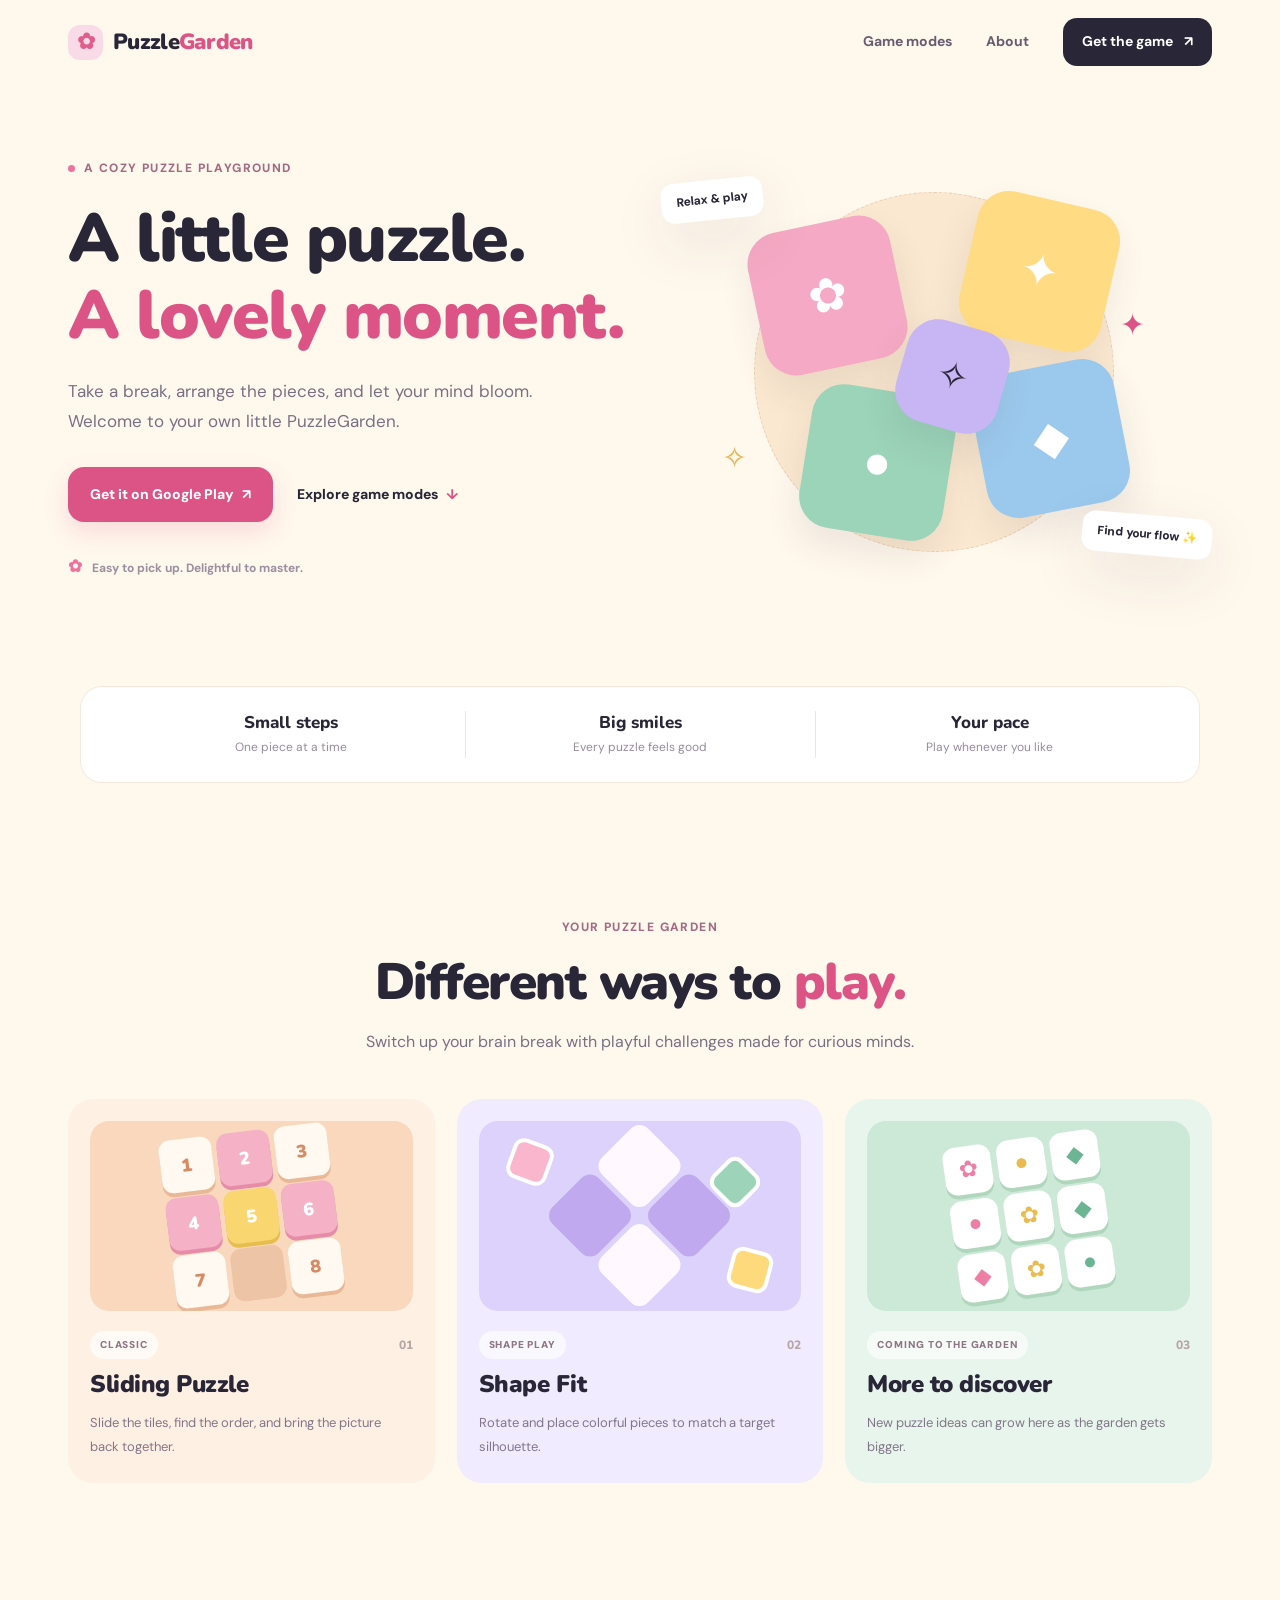
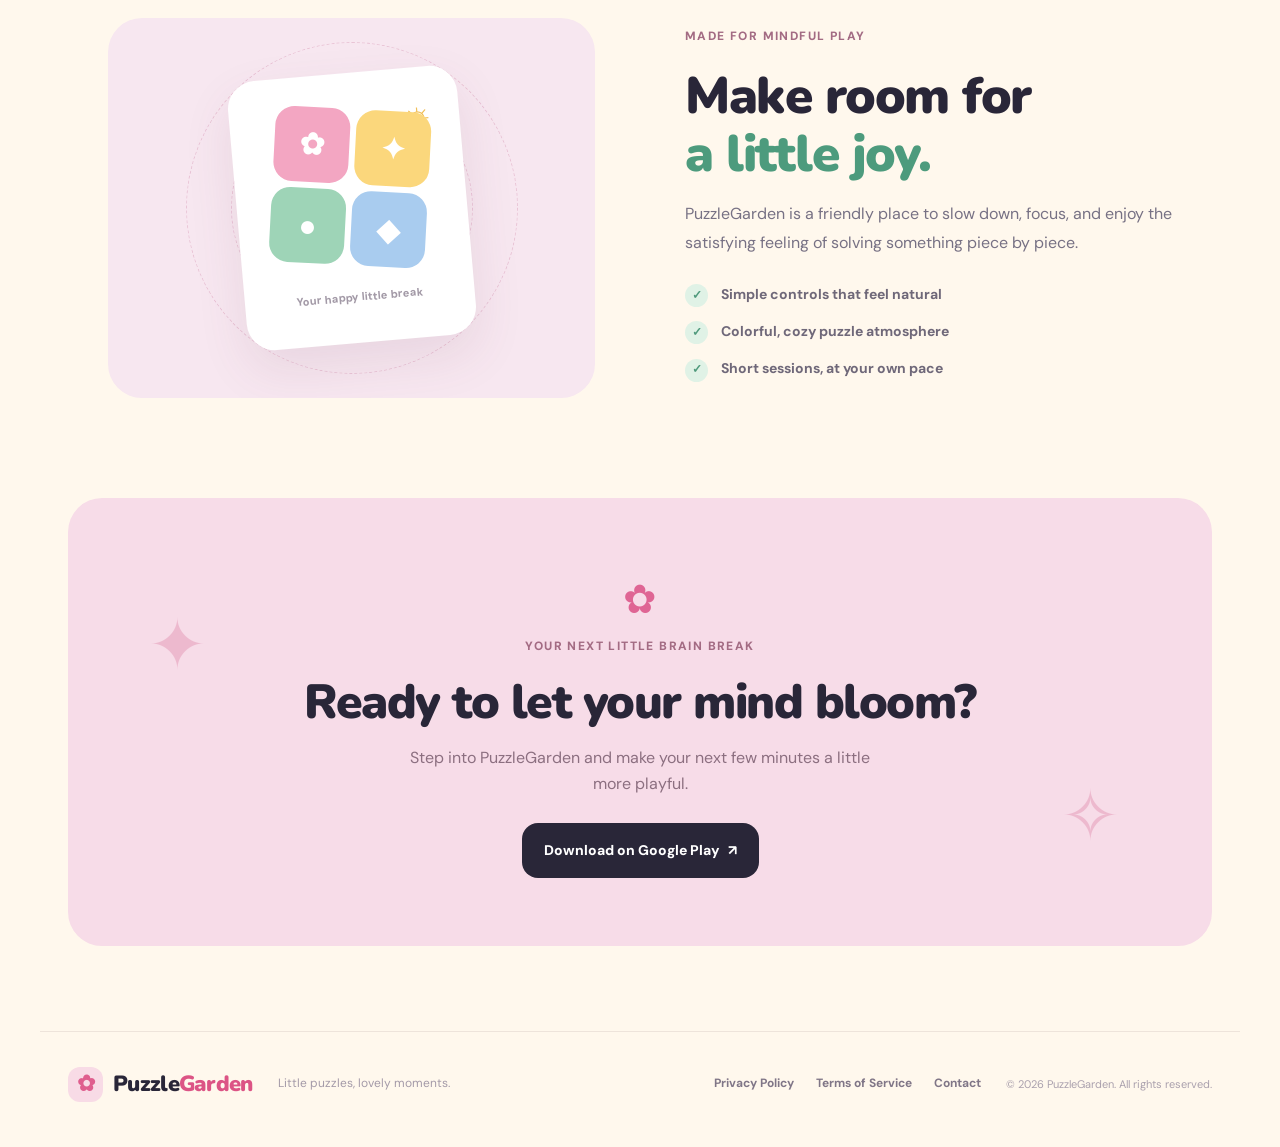
<file: index.html>
<!doctype html>
<html lang="en">
<head>
  <meta charset="utf-8">
  <meta name="viewport" content="width=device-width, initial-scale=1">
  <meta name="theme-color" content="#fff8ed">
  <meta name="description" content="PuzzleGarden — a cozy world of clever little puzzles.">
  <title>PuzzleGarden — Play a little. Think a little.</title>
  <link rel="stylesheet" href="./styles.css">
</head>
<body>
  <header class="site-header">
    <a class="brand" href="index.html" aria-label="PuzzleGarden home">
      <span class="brand-mark">✿</span><span>Puzzle<span class="brand-accent">Garden</span></span>
    </a>
    <nav class="nav">
      <a href="#games">Game modes</a><a href="#about">About</a>
      <a class="nav-cta" href="#download">Get the game <span>↗</span></a>
    </nav>
    <button class="menu-toggle" aria-label="Toggle menu" aria-expanded="false">☰</button>
  </header>

  <main>
    <section class="hero">
      <div class="hero-copy">
        <span class="eyebrow"><span class="eyebrow-dot"></span> A cozy puzzle playground</span>
        <h1>A little puzzle.<br><span class="headline-highlight">A lovely moment.</span></h1>
        <p class="hero-lead">Take a break, arrange the pieces, and let your mind bloom. Welcome to your own little PuzzleGarden.</p>
        <div class="hero-actions" id="download">
          <a class="button button-primary" href="#" aria-label="Get PuzzleGarden on Google Play">Get it on Google Play <span>↗</span></a>
          <a class="text-link" href="#games">Explore game modes <span>↓</span></a>
        </div>
        <div class="hero-note"><span class="tiny-flower">✿</span> Easy to pick up. Delightful to master.</div>
      </div>
      <div class="hero-art" aria-label="Decorative puzzle pieces">
        <div class="sun-orbit"></div>
        <div class="float-label label-one">Relax & play</div>
        <div class="float-label label-two">Find your flow ✨</div>
        <div class="puzzle-piece piece-pink"><span>✿</span></div>
        <div class="puzzle-piece piece-yellow"><span>✦</span></div>
        <div class="puzzle-piece piece-green"><span>●</span></div>
        <div class="puzzle-piece piece-blue"><span>◆</span></div>
        <div class="puzzle-piece piece-purple"><span>✧</span></div>
        <div class="mini-spark spark-a">✦</div><div class="mini-spark spark-b">✧</div>
      </div>
    </section>

    <section class="stats-strip">
      <div><strong>Small steps</strong><span>One piece at a time</span></div>
      <div><strong>Big smiles</strong><span>Every puzzle feels good</span></div>
      <div><strong>Your pace</strong><span>Play whenever you like</span></div>
    </section>

    <section class="section modes-section" id="games">
      <div class="section-heading">
        <span class="eyebrow">Your puzzle garden</span>
        <h2>Different ways to <span class="text-pink">play.</span></h2>
        <p>Switch up your brain break with playful challenges made for curious minds.</p>
      </div>
      <div class="mode-grid">
        <article class="mode-card mode-peach">
          <div class="mode-visual visual-sliding"><div class="tile-grid"><i>1</i><i>2</i><i>3</i><i>4</i><i>5</i><i>6</i><i>7</i><i></i><i>8</i></div></div>
          <div class="mode-meta"><span class="mode-tag">Classic</span><span class="mode-number">01</span></div>
          <h3>Sliding Puzzle</h3><p>Slide the tiles, find the order, and bring the picture back together.</p>
        </article>
        <article class="mode-card mode-lilac">
          <div class="mode-visual visual-shape"><div class="shape-target"><b></b><b></b><b></b><b></b></div><span class="shape-piece sp-a"></span><span class="shape-piece sp-b"></span><span class="shape-piece sp-c"></span></div>
          <div class="mode-meta"><span class="mode-tag">Shape play</span><span class="mode-number">02</span></div>
          <h3>Shape Fit</h3><p>Rotate and place colorful pieces to match a target silhouette.</p>
        </article>
        <article class="mode-card mode-mint">
          <div class="mode-visual visual-match"><div class="match-board"><span>✿</span><span>●</span><span>◆</span><span>●</span><span>✿</span><span>◆</span><span>◆</span><span>✿</span><span>●</span></div></div>
          <div class="mode-meta"><span class="mode-tag">Coming to the garden</span><span class="mode-number">03</span></div>
          <h3>More to discover</h3><p>New puzzle ideas can grow here as the garden gets bigger.</p>
        </article>
      </div>
    </section>

    <section class="feature-section" id="about">
      <div class="feature-art">
        <div class="feature-card"><span class="feature-sun">☼</span><div class="feature-puzzle"><b>✿</b><b>✦</b><b>●</b><b>◆</b></div><span class="feature-caption">Your happy little break</span></div>
      </div>
      <div class="feature-copy">
        <span class="eyebrow">Made for mindful play</span>
        <h2>Make room for<br><span class="text-green">a little joy.</span></h2>
        <p>PuzzleGarden is a friendly place to slow down, focus, and enjoy the satisfying feeling of solving something piece by piece.</p>
        <ul class="feature-list"><li><span>✓</span> Simple controls that feel natural</li><li><span>✓</span> Colorful, cozy puzzle atmosphere</li><li><span>✓</span> Short sessions, at your own pace</li></ul>
      </div>
    </section>

    <section class="download-banner">
      <div class="banner-flower">✿</div>
      <span class="eyebrow">Your next little brain break</span>
      <h2>Ready to let your mind bloom?</h2>
      <p>Step into PuzzleGarden and make your next few minutes a little more playful.</p>
      <a class="button button-dark" href="#">Download on Google Play <span>↗</span></a>
      <div class="banner-deco deco-left">✦</div><div class="banner-deco deco-right">✧</div>
    </section>
  </main>

  <footer class="site-footer">
    <a class="brand" href="index.html"><span class="brand-mark">✿</span><span>Puzzle<span class="brand-accent">Garden</span></span></a>
    <p>Little puzzles, lovely moments.</p>
    <div class="footer-links"><a href="privacy.html">Privacy Policy</a><a href="terms.html">Terms of Service</a><a href="mailto:YOUR_SUPPORT_EMAIL">Contact</a></div>
    <small>© <span id="year"></span> PuzzleGarden. All rights reserved.</small>
  </footer>
  <script src="./script.js"></script>
</body>
</html>
</file>
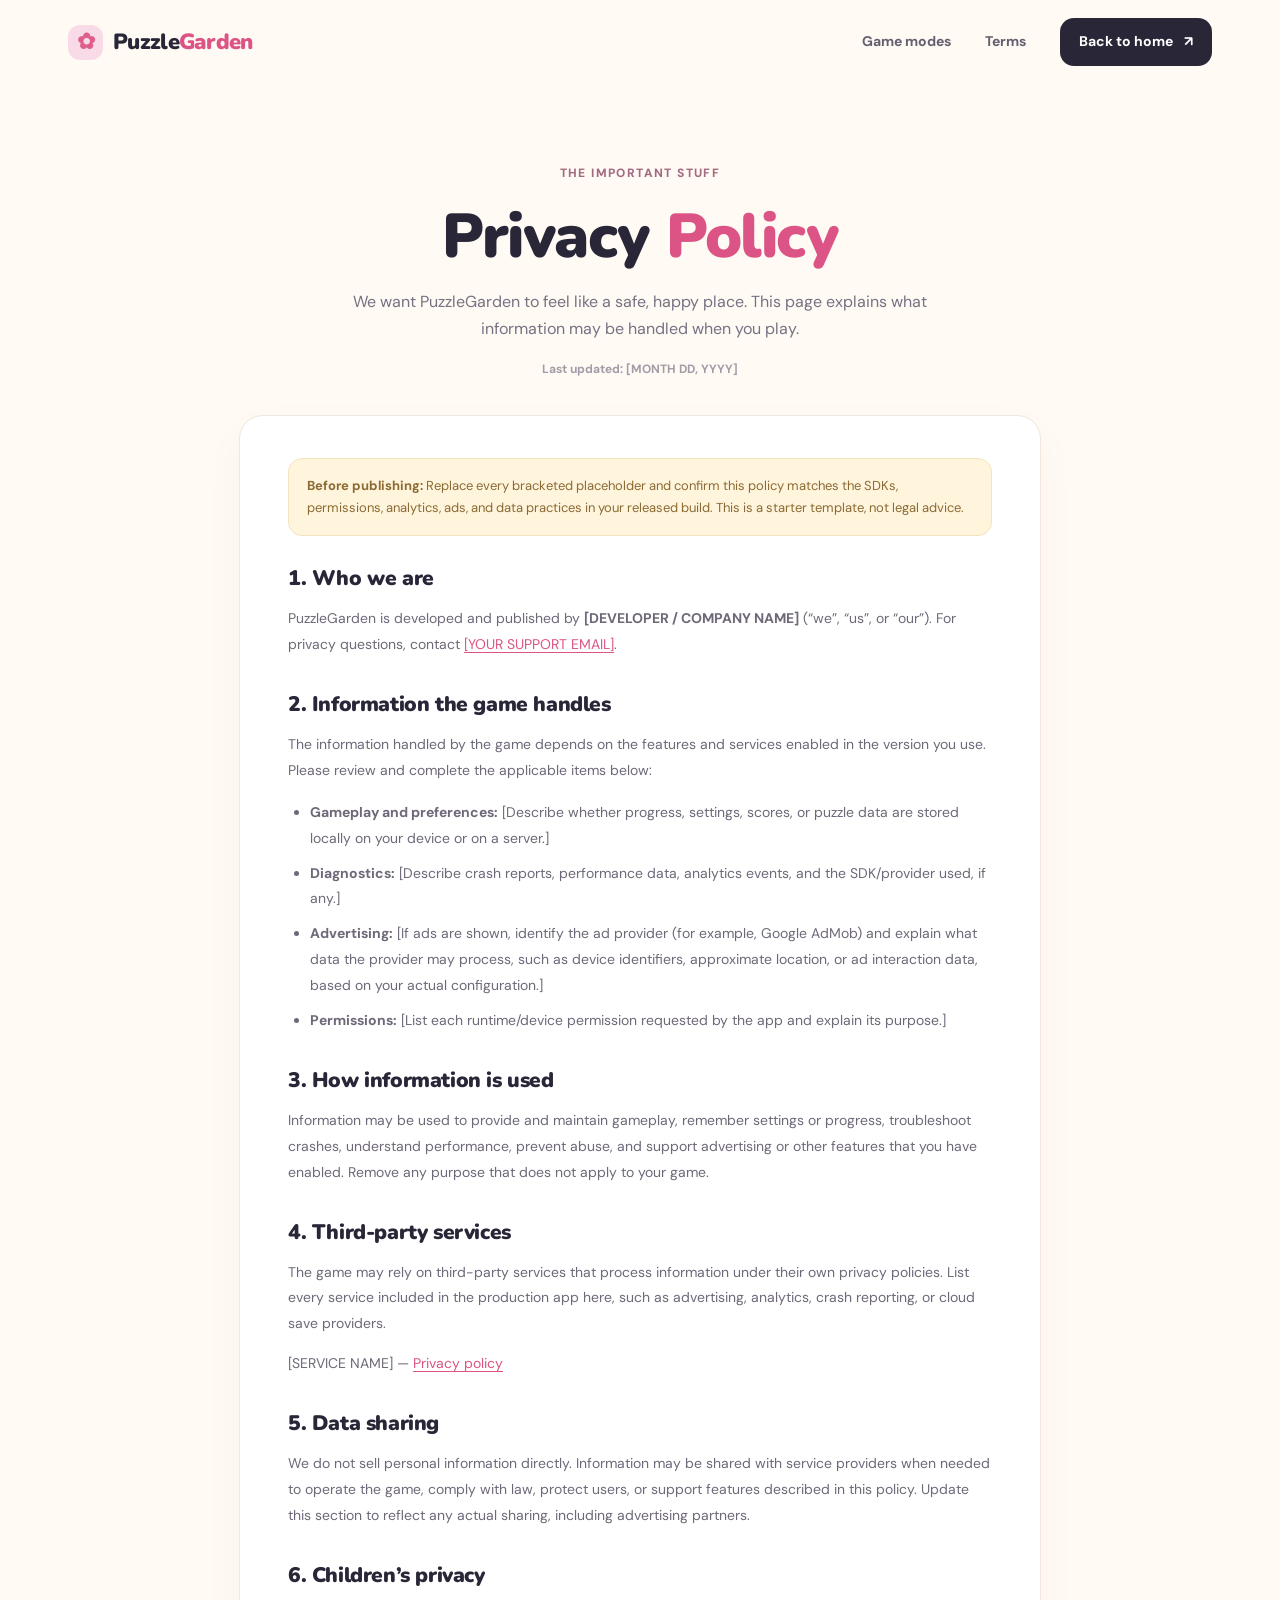
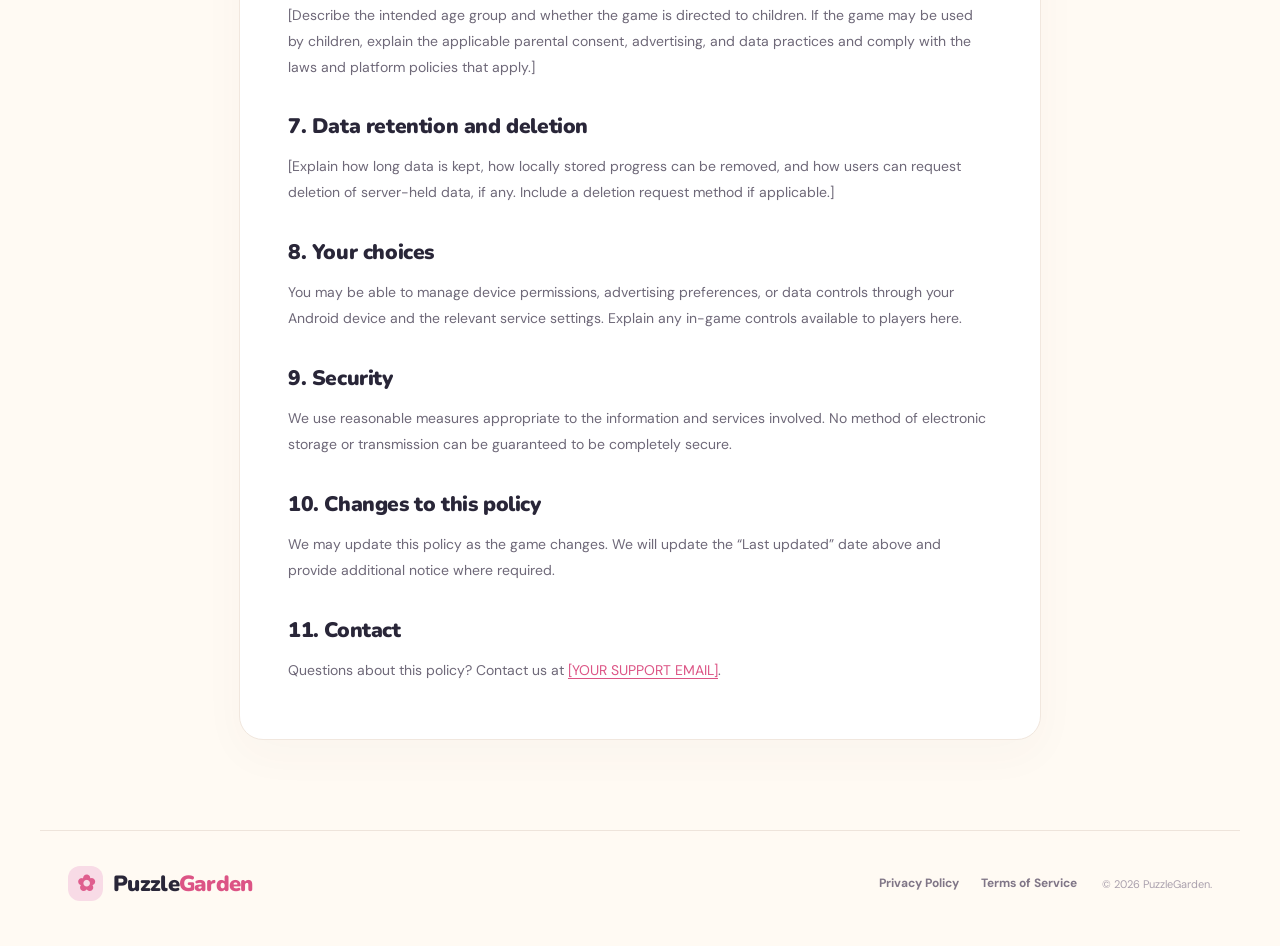
<file: privacy.html>
<!doctype html>
<html lang="en">
<head><meta charset="utf-8"><meta name="viewport" content="width=device-width, initial-scale=1"><meta name="theme-color" content="#fff8ed"><title>Privacy Policy — PuzzleGarden</title><link rel="stylesheet" href="./styles.css"></head>
<body class="legal-page">
<header class="site-header"><a class="brand" href="index.html"><span class="brand-mark">✿</span><span>Puzzle<span class="brand-accent">Garden</span></span></a><nav class="nav"><a href="index.html#games">Game modes</a><a href="terms.html">Terms</a><a class="nav-cta" href="index.html">Back to home <span>↗</span></a></nav><button class="menu-toggle" aria-label="Toggle menu" aria-expanded="false">☰</button></header>
<main class="legal-main">
  <div class="legal-top"><span class="eyebrow">The important stuff</span><h1>Privacy <span class="text-pink">Policy</span></h1><p class="legal-intro">We want PuzzleGarden to feel like a safe, happy place. This page explains what information may be handled when you play.</p><div class="legal-meta">Last updated: [MONTH DD, YYYY]</div></div>
  <article class="legal-content">
    <div class="legal-notice"><strong>Before publishing:</strong> Replace every bracketed placeholder and confirm this policy matches the SDKs, permissions, analytics, ads, and data practices in your released build. This is a starter template, not legal advice.</div>
    <h2>1. Who we are</h2><p>PuzzleGarden is developed and published by <strong>[DEVELOPER / COMPANY NAME]</strong> (“we”, “us”, or “our”). For privacy questions, contact <a href="mailto:YOUR_SUPPORT_EMAIL">[YOUR SUPPORT EMAIL]</a>.</p>
    <h2>2. Information the game handles</h2><p>The information handled by the game depends on the features and services enabled in the version you use. Please review and complete the applicable items below:</p>
    <ul><li><strong>Gameplay and preferences:</strong> [Describe whether progress, settings, scores, or puzzle data are stored locally on your device or on a server.]</li><li><strong>Diagnostics:</strong> [Describe crash reports, performance data, analytics events, and the SDK/provider used, if any.]</li><li><strong>Advertising:</strong> [If ads are shown, identify the ad provider (for example, Google AdMob) and explain what data the provider may process, such as device identifiers, approximate location, or ad interaction data, based on your actual configuration.]</li><li><strong>Permissions:</strong> [List each runtime/device permission requested by the app and explain its purpose.]</li></ul>
    <h2>3. How information is used</h2><p>Information may be used to provide and maintain gameplay, remember settings or progress, troubleshoot crashes, understand performance, prevent abuse, and support advertising or other features that you have enabled. Remove any purpose that does not apply to your game.</p>
    <h2>4. Third-party services</h2><p>The game may rely on third-party services that process information under their own privacy policies. List every service included in the production app here, such as advertising, analytics, crash reporting, or cloud save providers.</p><p>[SERVICE NAME] — <a href="[PROVIDER PRIVACY POLICY URL]">Privacy policy</a></p>
    <h2>5. Data sharing</h2><p>We do not sell personal information directly. Information may be shared with service providers when needed to operate the game, comply with law, protect users, or support features described in this policy. Update this section to reflect any actual sharing, including advertising partners.</p>
    <h2>6. Children’s privacy</h2><p>[Describe the intended age group and whether the game is directed to children. If the game may be used by children, explain the applicable parental consent, advertising, and data practices and comply with the laws and platform policies that apply.]</p>
    <h2>7. Data retention and deletion</h2><p>[Explain how long data is kept, how locally stored progress can be removed, and how users can request deletion of server-held data, if any. Include a deletion request method if applicable.]</p>
    <h2>8. Your choices</h2><p>You may be able to manage device permissions, advertising preferences, or data controls through your Android device and the relevant service settings. Explain any in-game controls available to players here.</p>
    <h2>9. Security</h2><p>We use reasonable measures appropriate to the information and services involved. No method of electronic storage or transmission can be guaranteed to be completely secure.</p>
    <h2>10. Changes to this policy</h2><p>We may update this policy as the game changes. We will update the “Last updated” date above and provide additional notice where required.</p>
    <h2>11. Contact</h2><p>Questions about this policy? Contact us at <a href="mailto:YOUR_SUPPORT_EMAIL">[YOUR SUPPORT EMAIL]</a>.</p>
  </article>
</main>
<footer class="site-footer legal-footer"><a class="brand" href="index.html"><span class="brand-mark">✿</span><span>Puzzle<span class="brand-accent">Garden</span></span></a><div class="footer-links"><a href="privacy.html">Privacy Policy</a><a href="terms.html">Terms of Service</a></div><small>© <span id="year"></span> PuzzleGarden.</small></footer><script src="./script.js"></script>
</body></html>
</file>
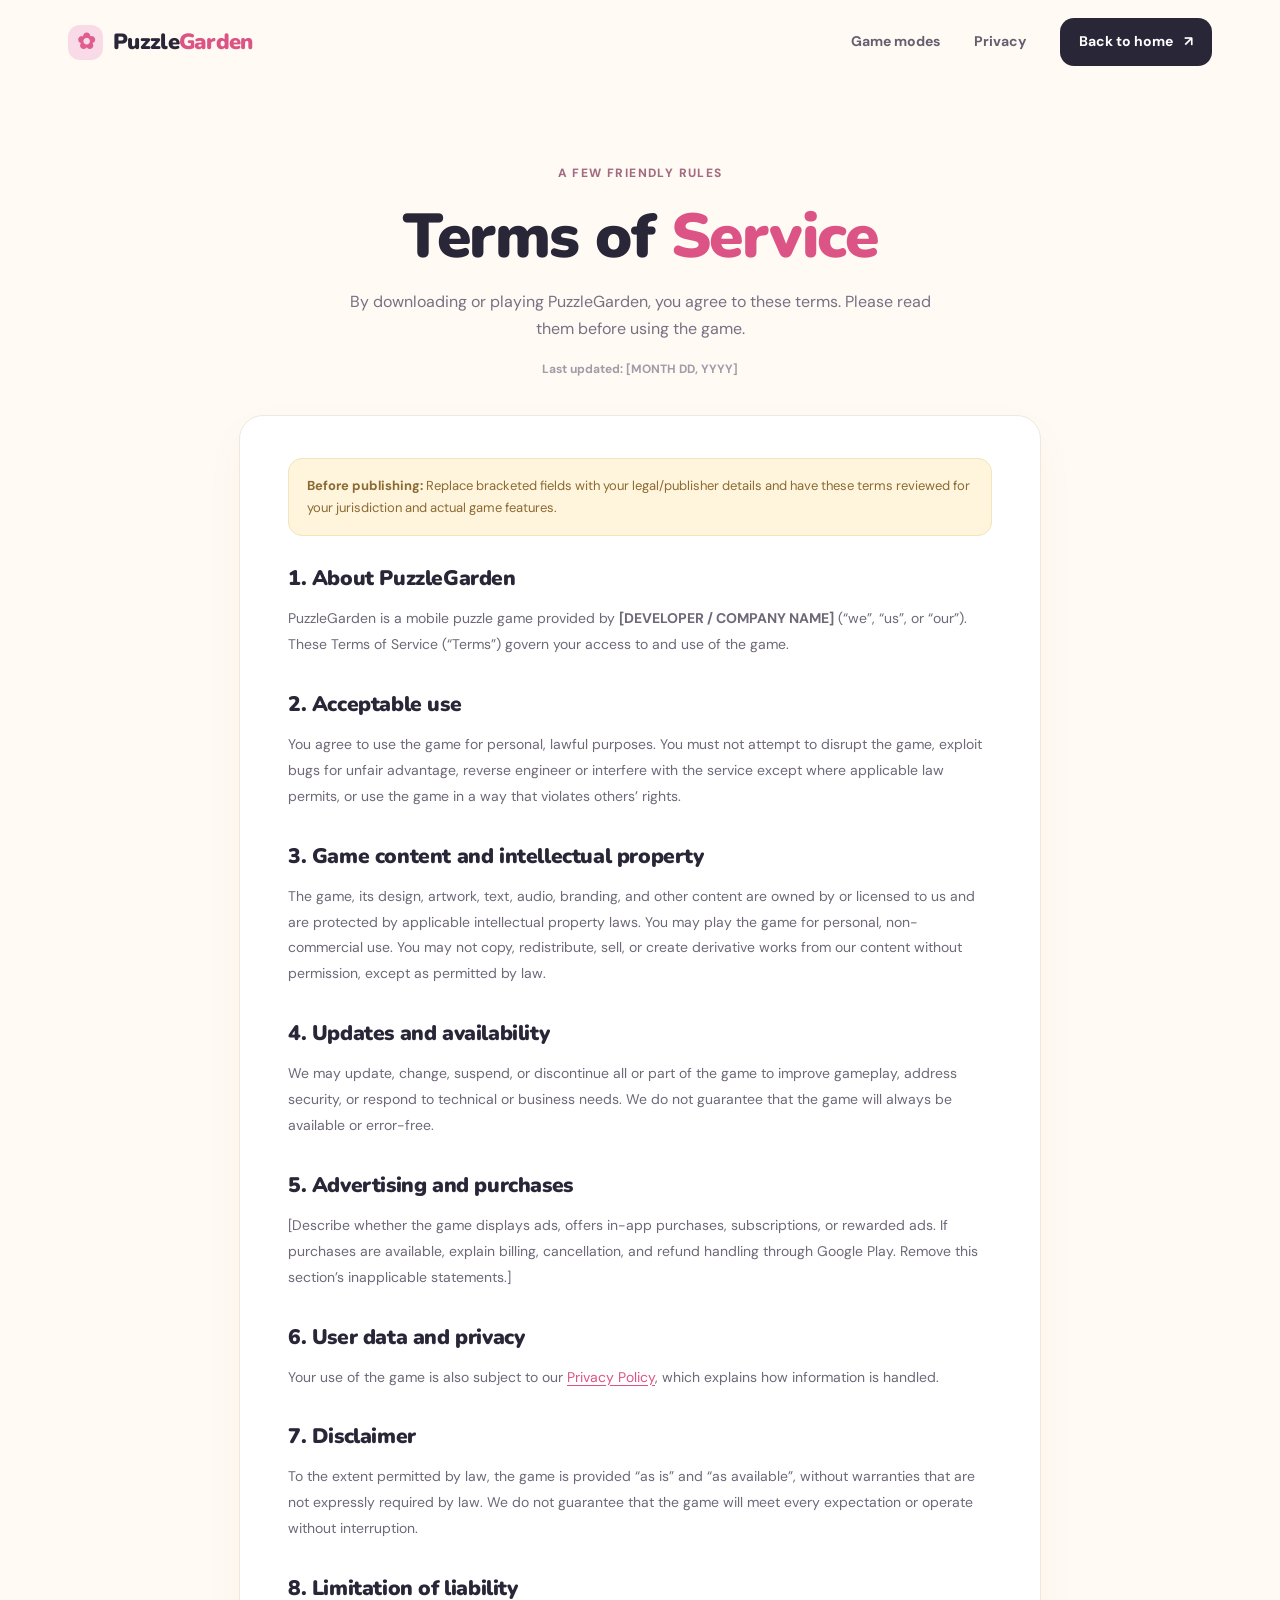
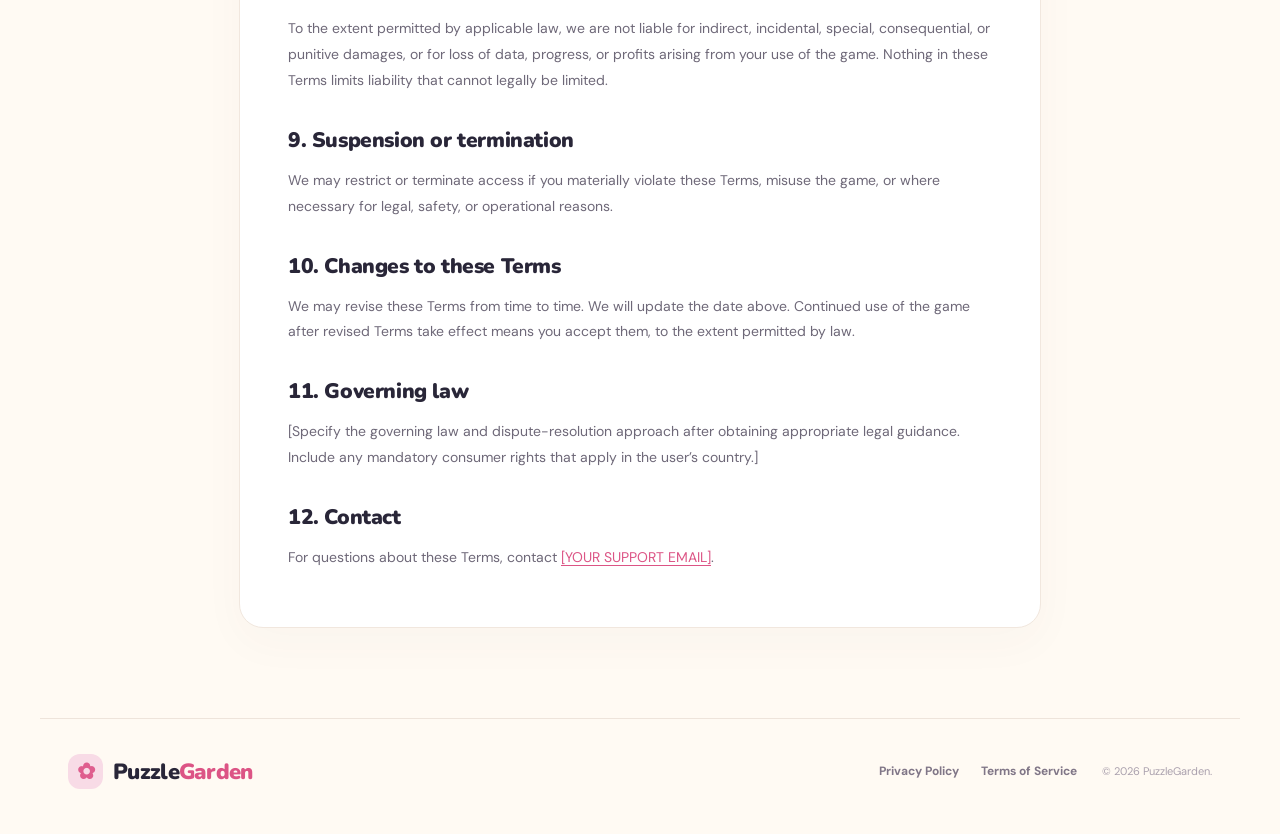
<file: terms.html>
<!doctype html>
<html lang="en">
<head><meta charset="utf-8"><meta name="viewport" content="width=device-width, initial-scale=1"><meta name="theme-color" content="#fff8ed"><title>Terms of Service — PuzzleGarden</title><link rel="stylesheet" href="./styles.css"></head>
<body class="legal-page">
<header class="site-header"><a class="brand" href="index.html"><span class="brand-mark">✿</span><span>Puzzle<span class="brand-accent">Garden</span></span></a><nav class="nav"><a href="index.html#games">Game modes</a><a href="privacy.html">Privacy</a><a class="nav-cta" href="index.html">Back to home <span>↗</span></a></nav><button class="menu-toggle" aria-label="Toggle menu" aria-expanded="false">☰</button></header>
<main class="legal-main">
  <div class="legal-top"><span class="eyebrow">A few friendly rules</span><h1>Terms of <span class="text-pink">Service</span></h1><p class="legal-intro">By downloading or playing PuzzleGarden, you agree to these terms. Please read them before using the game.</p><div class="legal-meta">Last updated: [MONTH DD, YYYY]</div></div>
  <article class="legal-content">
    <div class="legal-notice"><strong>Before publishing:</strong> Replace bracketed fields with your legal/publisher details and have these terms reviewed for your jurisdiction and actual game features.</div>
    <h2>1. About PuzzleGarden</h2><p>PuzzleGarden is a mobile puzzle game provided by <strong>[DEVELOPER / COMPANY NAME]</strong> (“we”, “us”, or “our”). These Terms of Service (“Terms”) govern your access to and use of the game.</p>
    <h2>2. Acceptable use</h2><p>You agree to use the game for personal, lawful purposes. You must not attempt to disrupt the game, exploit bugs for unfair advantage, reverse engineer or interfere with the service except where applicable law permits, or use the game in a way that violates others’ rights.</p>
    <h2>3. Game content and intellectual property</h2><p>The game, its design, artwork, text, audio, branding, and other content are owned by or licensed to us and are protected by applicable intellectual property laws. You may play the game for personal, non-commercial use. You may not copy, redistribute, sell, or create derivative works from our content without permission, except as permitted by law.</p>
    <h2>4. Updates and availability</h2><p>We may update, change, suspend, or discontinue all or part of the game to improve gameplay, address security, or respond to technical or business needs. We do not guarantee that the game will always be available or error-free.</p>
    <h2>5. Advertising and purchases</h2><p>[Describe whether the game displays ads, offers in-app purchases, subscriptions, or rewarded ads. If purchases are available, explain billing, cancellation, and refund handling through Google Play. Remove this section’s inapplicable statements.]</p>
    <h2>6. User data and privacy</h2><p>Your use of the game is also subject to our <a href="privacy.html">Privacy Policy</a>, which explains how information is handled.</p>
    <h2>7. Disclaimer</h2><p>To the extent permitted by law, the game is provided “as is” and “as available”, without warranties that are not expressly required by law. We do not guarantee that the game will meet every expectation or operate without interruption.</p>
    <h2>8. Limitation of liability</h2><p>To the extent permitted by applicable law, we are not liable for indirect, incidental, special, consequential, or punitive damages, or for loss of data, progress, or profits arising from your use of the game. Nothing in these Terms limits liability that cannot legally be limited.</p>
    <h2>9. Suspension or termination</h2><p>We may restrict or terminate access if you materially violate these Terms, misuse the game, or where necessary for legal, safety, or operational reasons.</p>
    <h2>10. Changes to these Terms</h2><p>We may revise these Terms from time to time. We will update the date above. Continued use of the game after revised Terms take effect means you accept them, to the extent permitted by law.</p>
    <h2>11. Governing law</h2><p>[Specify the governing law and dispute-resolution approach after obtaining appropriate legal guidance. Include any mandatory consumer rights that apply in the user’s country.]</p>
    <h2>12. Contact</h2><p>For questions about these Terms, contact <a href="mailto:YOUR_SUPPORT_EMAIL">[YOUR SUPPORT EMAIL]</a>.</p>
  </article>
</main>
<footer class="site-footer legal-footer"><a class="brand" href="index.html"><span class="brand-mark">✿</span><span>Puzzle<span class="brand-accent">Garden</span></span></a><div class="footer-links"><a href="privacy.html">Privacy Policy</a><a href="terms.html">Terms of Service</a></div><small>© <span id="year"></span> PuzzleGarden.</small></footer><script src="./script.js"></script>
</body></html>
</file>
<file: styles.css>
@import url('https://fonts.googleapis.com/css2?family=DM+Sans:wght@400;500;600;700&family=Nunito:wght@600;700;800;900&display=swap');
:root{--cream:#fff8ed;--ink:#292638;--muted:#777184;--pink:#ef729e;--pink-dark:#dc5485;--green:#70b69a;--yellow:#ffd36e;--lilac:#c5b5f4;--line:#eee5dc;--white:#fff;--shadow:0 20px 60px rgba(67,48,63,.10)}
*{box-sizing:border-box}html{scroll-behavior:smooth}body{margin:0;background:var(--cream);color:var(--ink);font-family:'DM Sans',sans-serif;font-size:16px;line-height:1.65}a{color:inherit;text-decoration:none}.site-header{height:84px;max-width:1200px;padding:0 28px;margin:auto;display:flex;align-items:center;justify-content:space-between}.brand{display:flex;align-items:center;gap:10px;font:900 22px 'Nunito',sans-serif;letter-spacing:-.7px}.brand-mark{display:grid;place-items:center;width:35px;height:35px;border-radius:12px;background:#f8dbe6;color:#df5e8e;font-size:22px}.brand-accent{color:var(--pink-dark)}.nav{display:flex;align-items:center;gap:34px;font-size:14px;font-weight:700}.nav a:not(.nav-cta){color:#655e70}.nav a:hover,.footer-links a:hover{color:var(--pink-dark)}.nav-cta{padding:12px 19px;background:var(--ink);color:white;border-radius:14px}.nav-cta span,.button span{margin-left:8px}.menu-toggle{display:none;border:0;background:transparent;font-size:25px;color:var(--ink)}
.hero{max-width:1200px;min-height:590px;margin:auto;padding:48px 28px 74px;display:grid;grid-template-columns:1fr 1fr;align-items:center;gap:30px}.hero-copy{padding:0 0 10px}.eyebrow{display:inline-flex;align-items:center;gap:9px;color:#a36b83;font-size:12px;font-weight:800;letter-spacing:1.4px;text-transform:uppercase}.eyebrow-dot{width:7px;height:7px;background:var(--pink);border-radius:50%}h1,h2,h3{font-family:'Nunito',sans-serif;line-height:1.13;letter-spacing:-1.5px;margin:0;font-weight:900}h1{font-size:clamp(48px,5.3vw,70px);margin:21px 0}.headline-highlight{color:var(--pink-dark)}.hero-lead{max-width:480px;color:var(--muted);font-size:17px;line-height:1.8}.hero-actions{display:flex;align-items:center;gap:24px;margin-top:30px}.button{display:inline-flex;align-items:center;justify-content:center;padding:16px 22px;border-radius:16px;font-weight:800;font-size:14px;transition:transform .2s,box-shadow .2s}.button:hover{transform:translateY(-3px);box-shadow:0 12px 25px #00000018}.button-primary{background:var(--pink-dark);color:white;box-shadow:0 10px 25px #dc54852c}.text-link{font-weight:800;font-size:14px}.text-link span{color:var(--pink-dark);margin-left:5px}.hero-note{margin-top:30px;color:#9990a0;font-size:12px;font-weight:700}.tiny-flower{color:var(--pink);font-size:17px;margin-right:7px}.hero-art{height:480px;position:relative;display:grid;place-items:center}.sun-orbit{position:absolute;width:360px;height:360px;border-radius:50%;background:#fbe8d0;border:1px dashed #e8cdb3}.puzzle-piece{position:absolute;width:145px;height:145px;border-radius:32px;display:grid;place-items:center;font-size:47px;box-shadow:0 18px 35px #44334417;transform:rotate(-8deg)}.piece-pink{background:#f6a9c4;left:18%;top:19%;color:#fff;transform:rotate(-12deg)}.piece-yellow{background:#ffdb83;right:18%;top:14%;color:#fff;transform:rotate(13deg)}.piece-green{background:#9bd4b9;left:27%;bottom:16%;color:#fff;transform:rotate(9deg)}.piece-blue{background:#9bc9ed;right:16%;bottom:21%;color:#fff;transform:rotate(-11deg)}.piece-purple{background:#c7b6f3;width:105px;height:105px;left:44%;top:40%;font-size:38px;transform:rotate(16deg)}.float-label{position:absolute;padding:10px 15px;border-radius:13px;background:white;box-shadow:var(--shadow);font-size:12px;font-weight:800;z-index:2}.label-one{left:1%;top:10%;transform:rotate(-6deg)}.label-two{right:0;bottom:12%;transform:rotate(5deg)}.mini-spark{position:absolute;color:var(--pink-dark);font-size:30px}.spark-a{right:12%;top:35%}.spark-b{left:12%;bottom:27%;color:#e7b44d}.stats-strip{max-width:1120px;margin:0 auto 60px;padding:24px 35px;background:#fff;border:1px solid #f3e9df;border-radius:22px;display:grid;grid-template-columns:repeat(3,1fr);text-align:center}.stats-strip div+div{border-left:1px solid var(--line)}.stats-strip strong,.stats-strip span{display:block}.stats-strip strong{font:800 17px 'Nunito',sans-serif}.stats-strip span{color:#968b9b;font-size:12px;margin-top:4px}.section{max-width:1200px;margin:auto;padding:70px 28px}.section-heading{text-align:center;max-width:610px;margin:0 auto 42px}.section-heading h2,.feature-copy h2{font-size:clamp(36px,4vw,52px);margin:15px 0}.section-heading p,.feature-copy>p{color:var(--muted);line-height:1.8}.text-pink{color:var(--pink-dark)}.text-green{color:#4d9b7d}.mode-grid{display:grid;grid-template-columns:repeat(3,1fr);gap:22px}.mode-card{padding:22px;border-radius:25px;overflow:hidden}.mode-peach{background:#fff0e4}.mode-lilac{background:#f0ebff}.mode-mint{background:#e8f5ec}.mode-visual{height:190px;position:relative;border-radius:19px;display:grid;place-items:center;overflow:hidden}.visual-sliding{background:#f9d8bd}.tile-grid{display:grid;grid-template-columns:repeat(3,53px);gap:5px;transform:rotate(-7deg)}.tile-grid i{height:53px;border-radius:11px;background:#fff9f1;display:grid;place-items:center;font-style:normal;font:900 18px 'Nunito';color:#d68b65;box-shadow:0 4px 0 #e9b997}.tile-grid i:nth-child(2n){background:#f5b2c7;color:#fff;box-shadow:0 4px 0 #e68ca9}.tile-grid i:nth-child(5){background:#f9d66f;color:#fff;box-shadow:0 4px 0 #e7bd4d}.tile-grid i:nth-child(8){background:#edc4a5;box-shadow:none}.visual-shape{background:#dcd2fb}.shape-target{width:135px;height:135px;display:grid;grid-template-columns:1fr 1fr;gap:5px;transform:rotate(45deg)}.shape-target b{background:#fff9ff;border-radius:12px}.shape-target b:nth-child(2){background:#c0a9ef}.shape-target b:nth-child(3){background:#c0a9ef}.shape-piece{position:absolute;width:42px;height:42px;border-radius:11px;background:#f9b6cc;border:4px solid #fff}.sp-a{top:20px;left:30px;transform:rotate(20deg)}.sp-b{bottom:20px;right:30px;background:#ffda7c;transform:rotate(15deg)}.sp-c{top:40px;right:45px;background:#9dd4b9;transform:rotate(45deg)}.visual-match{background:#cce9d7}.match-board{display:grid;grid-template-columns:repeat(3,48px);gap:6px;transform:rotate(-8deg)}.match-board span{height:48px;background:#fff;border-radius:12px;display:grid;place-items:center;color:#6cb594;font-size:23px;box-shadow:0 4px 0 #b0d7be}.match-board span:nth-child(3n+1){color:#ed7fa7}.match-board span:nth-child(3n+2){color:#e9bb50}.mode-meta{display:flex;justify-content:space-between;align-items:center;margin:20px 0 12px}.mode-tag{font-size:10px;letter-spacing:.8px;text-transform:uppercase;font-weight:900;color:#8e7785;background:#ffffffa8;padding:6px 10px;border-radius:20px}.mode-number{font:800 12px 'Nunito';color:#b7a4a5}.mode-card h3{font-size:24px;letter-spacing:-.5px}.mode-card p{color:#817789;font-size:13px;line-height:1.8;margin-bottom:3px}.feature-section{max-width:1120px;margin:65px auto 100px;padding:0 28px;display:grid;grid-template-columns:1fr 1fr;align-items:center;gap:90px}.feature-art{display:grid;place-items:center;min-height:380px;background:#f7e7f0;border-radius:34px;position:relative;overflow:hidden}.feature-art:before,.feature-art:after{content:"";position:absolute;border-radius:50%;border:1px dashed #e9c3d5;width:330px;height:330px}.feature-art:after{width:240px;height:240px}.feature-card{position:relative;z-index:1;width:230px;height:270px;border-radius:28px;background:#fff;box-shadow:0 20px 50px #6f45621b;display:flex;flex-direction:column;align-items:center;justify-content:center;transform:rotate(-5deg)}.feature-sun{font-size:37px;color:#f0be56;position:absolute;top:17px;right:25px}.feature-puzzle{display:grid;grid-template-columns:repeat(2,75px);gap:6px;transform:rotate(8deg)}.feature-puzzle b{height:75px;border-radius:19px;display:grid;place-items:center;color:#fff;font-size:30px;background:#f3a6c2}.feature-puzzle b:nth-child(2){background:#fbd77c}.feature-puzzle b:nth-child(3){background:#9ed4b7}.feature-puzzle b:nth-child(4){background:#a9ccef}.feature-caption{margin-top:23px;color:#a39aa7;font-size:11px;font-weight:800}.feature-copy .eyebrow{margin-bottom:7px}.feature-list{padding:0;list-style:none;margin:25px 0 0}.feature-list li{margin:13px 0;color:#6f6879;font-size:14px;font-weight:700}.feature-list li span{display:inline-grid;place-items:center;width:23px;height:23px;border-radius:50%;background:#e0f2e6;color:#4f9a7c;margin-right:10px;font-size:12px}.download-banner{max-width:1144px;margin:0 auto 85px;padding:68px 25px;text-align:center;border-radius:34px;background:#f7dce8;position:relative;overflow:hidden}.download-banner h2{font-size:clamp(34px,4vw,48px);margin:16px 0}.download-banner p{max-width:500px;margin:0 auto 25px;color:#8c6f80}.button-dark{background:var(--ink);color:white}.banner-flower{font-size:40px;color:#df6594}.banner-deco{position:absolute;font-size:70px;color:#e9a7c1;opacity:.65}.deco-left{left:7%;top:20%}.deco-right{right:8%;bottom:16%}.site-footer{max-width:1200px;margin:auto;padding:35px 28px 45px;display:flex;align-items:center;gap:25px;border-top:1px solid #eee4db}.site-footer>p{color:#a49aa8;font-size:12px;margin:0}.footer-links{margin-left:auto;display:flex;gap:22px;font-size:12px;font-weight:700;color:#807687}.site-footer small{color:#aaa0ad;font-size:11px}.legal-page{background:#fffaf3}.legal-main{max-width:850px;margin:0 auto;padding:45px 24px 90px}.legal-top{text-align:center;padding:30px 0 35px}.legal-top h1{font-size:clamp(42px,6vw,62px);margin:17px 0}.legal-intro{max-width:600px;margin:0 auto;color:var(--muted);font-size:16px}.legal-meta{font-size:12px;color:#a59aa8;margin-top:18px;font-weight:700}.legal-content{background:#fff;border:1px solid #f1e7de;border-radius:24px;padding:42px 48px;box-shadow:0 15px 45px #58453b08}.legal-content h2{font:900 21px 'Nunito';letter-spacing:-.4px;margin:32px 0 10px}.legal-content h2:first-of-type{margin-top:28px}.legal-content p,.legal-content li{color:#6e6878;font-size:14px;line-height:1.85}.legal-content ul{padding-left:22px}.legal-content li{margin:9px 0}.legal-content a{color:var(--pink-dark);text-decoration:underline;text-underline-offset:3px}.legal-notice{padding:16px 18px;background:#fff4dc;border:1px solid #f4e4bd;border-radius:14px;color:#8b6a34;font-size:13px;line-height:1.7}.legal-footer{flex-wrap:wrap}
@media(max-width:850px){.hero{grid-template-columns:1fr;padding-top:35px;text-align:center}.hero-copy{display:flex;flex-direction:column;align-items:center}.hero-art{height:400px;max-width:570px;width:100%;margin:auto}.stats-strip{margin:0 20px 45px;padding:20px 12px}.mode-grid{grid-template-columns:1fr 1fr}.feature-section{gap:40px}.site-footer{flex-wrap:wrap}.site-footer>p{display:none}.footer-links{margin-left:auto}}
@media(max-width:600px){.site-header{height:72px;padding:0 20px}.nav{display:none;position:absolute;z-index:10;top:68px;left:15px;right:15px;padding:18px;background:#fff;border:1px solid var(--line);border-radius:18px;box-shadow:var(--shadow);flex-direction:column;gap:17px}.nav.open{display:flex}.menu-toggle{display:block}.hero{padding:30px 20px 45px;gap:0}.hero h1{font-size:47px}.hero-lead{font-size:15px}.hero-actions{flex-direction:column;gap:18px}.hero-art{height:340px;transform:scale(.9);margin-top:-10px}.sun-orbit{width:280px;height:280px}.puzzle-piece{width:105px;height:105px;border-radius:24px;font-size:34px}.piece-purple{width:78px;height:78px}.float-label{font-size:10px}.label-one{left:0}.label-two{right:0}.stats-strip{grid-template-columns:1fr;gap:15px;margin-bottom:25px}.stats-strip div+div{border-left:0;border-top:1px solid var(--line);padding-top:15px}.section{padding:55px 20px}.section-heading h2,.feature-copy h2{font-size:38px}.mode-grid{grid-template-columns:1fr}.mode-visual{height:205px}.feature-section{grid-template-columns:1fr;margin:30px auto 60px;padding:0 20px;gap:35px}.feature-art{min-height:330px}.download-banner{margin:0 15px 55px;padding:55px 20px;border-radius:25px}.download-banner h2{font-size:35px}.banner-deco{font-size:45px}.site-footer{padding:28px 20px;justify-content:center;text-align:center}.footer-links{margin:0;gap:15px;flex-wrap:wrap;justify-content:center;width:100%}.site-footer small{width:100%}.legal-main{padding:25px 15px 60px}.legal-top{padding:25px 5px}.legal-content{padding:25px 22px;border-radius:18px}.legal-content h2{font-size:19px}.legal-content p,.legal-content li{font-size:13px}.legal-footer{gap:18px}}
</file>
